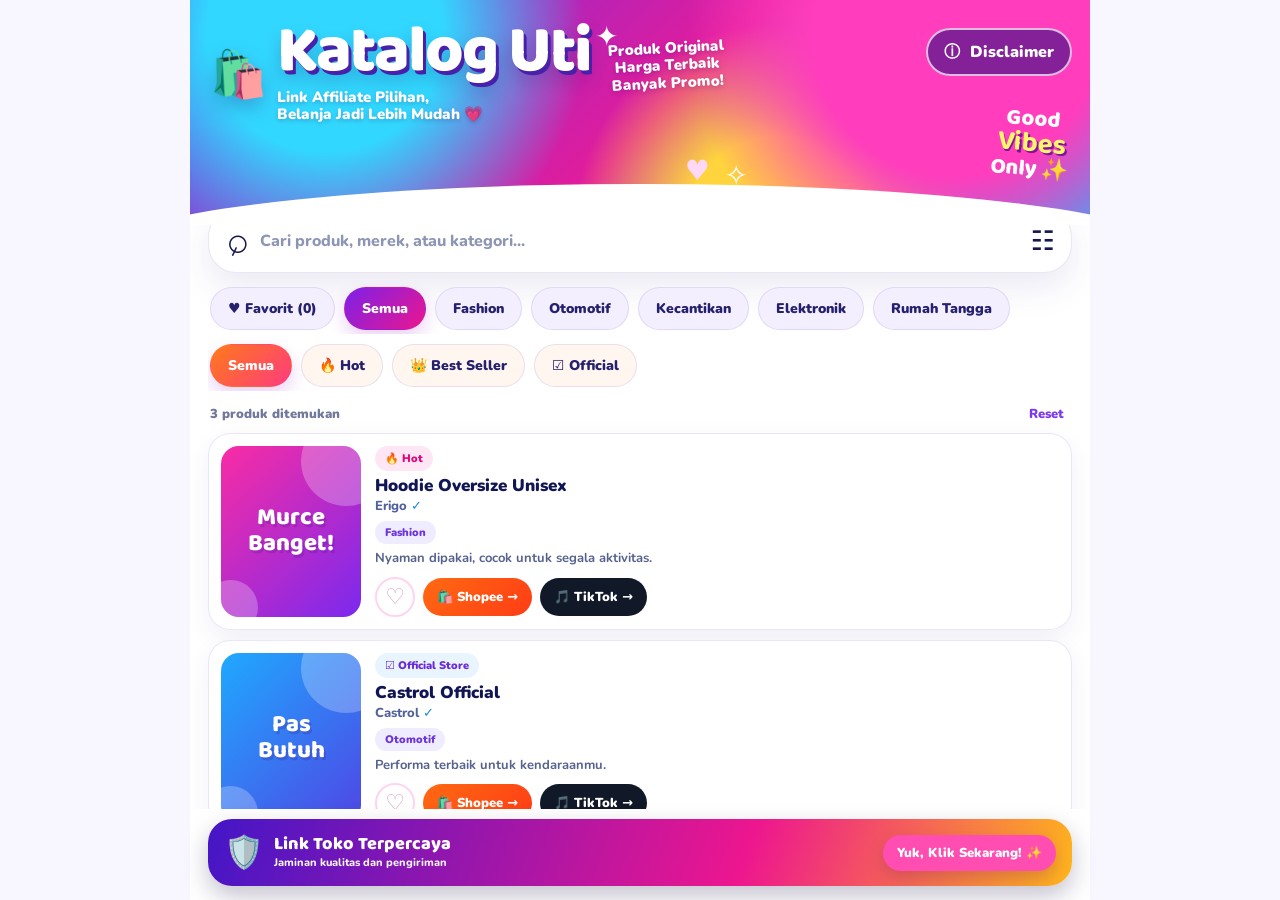
<file: index.html>
<!doctype html>
<html lang="id">
<head>
  <meta charset="utf-8">
  <meta name="viewport" content="width=device-width, initial-scale=1, viewport-fit=cover">
  <meta name="theme-color" content="#7c3aed">
  <meta name="description" content="Katalog Uti - Link affiliate pilihan">
  <title>Katalog Uti</title>
  <link rel="preconnect" href="https://fonts.googleapis.com">
  <link rel="preconnect" href="https://fonts.gstatic.com" crossorigin>
  <link href="https://fonts.googleapis.com/css2?family=Baloo+2:wght@600;700;800&family=Nunito:wght@400;600;700;800;900&display=swap" rel="stylesheet">
  <link rel="stylesheet" href="style.css">
</head>
<body>
  <main class="app-shell">
    <!-- Header / Hero Section -->
    <section class="hero">
      <div class="hero-spark s1">✦</div>
      <div class="hero-spark s2">✧</div>
      <div class="hero-spark s3">♥</div>
      <div class="hero-copy">
        <div class="brand-row">
          <div class="brand-bag">🛍️</div>
          <div>
            <h1>Katalog Uti</h1>
            <p>Link Affiliate Pilihan,<br>Belanja Jadi Lebih Mudah 💗</p>
          </div>
        </div>
        <div class="hero-note">Produk Original<br>Harga Terbaik<br>Banyak Promo!</div>
      </div>
      <button class="disclaimer-btn" id="disclaimerBtn">ⓘ &nbsp;Disclaimer</button>
      <div class="vibes">Good<br><b>Vibes</b><br>Only ✨</div>
    </section>

    <!-- Area Konten Utama (Produk Scrollable) -->
    <section class="content">
      <div class="search-wrap">
        <span class="search-icon">⌕</span>
        <input id="searchInput" type="search" placeholder="Cari produk, merek, atau kategori..." autocomplete="off">
        <button id="clearSearch" class="clear-search" aria-label="Hapus pencarian">×</button>
        <span class="filter-icon">☷</span>
      </div>

      <div class="chips" id="categoryChips"></div>
      <div class="chips badge-chips" id="badgeChips"></div>

      <div class="result-bar">
        <span id="resultCount">Memuat produk…</span>
        <button id="resetFilters" class="reset-btn">Reset</button>
      </div>

      <section id="productList" class="product-list"></section>

      <section id="emptyState" class="empty-state hidden">
        <div>🫣</div>
        <h2>Belum ketemu nih</h2>
        <p>Coba kata pencarian atau kategori lain.</p>
        <button id="emptyReset">Lihat Semua</button>
      </section>
    </section>

    <!-- Footer Fixed / Sticky (Dipisah dari area scroll .content) -->
    <section class="footer-cta">
      <div class="shield">🛡️</div>
      <div>
        <strong>Link Toko Terpercaya</strong>
        <span>Jaminan kualitas dan pengiriman</span>
      </div>
      <button id="footerCta">Yuk, Klik Sekarang! ✨</button>
    </section>
  </main>

  <!-- Modal Disclaimer -->
  <dialog id="disclaimerDialog">
    <div class="modal-head">
      <div class="modal-icon">ⓘ</div>
      <button class="modal-close" id="closeDisclaimer">×</button>
    </div>
    <h2>Disclaimer</h2>
    <div class="modal-copy">
      <p><b>1.</b> Gunakan pencarian dan filter kategori untuk memudahkan pencarian</p>
      <p><b>2.</b> Kami memberikan link yang terpercaya, silakan berbelanja dengan bijak dan pastikan chat dengan toko</p>
    </div>
    <button class="modal-ok" id="modalOk">Mengerti ✨</button>
  </dialog>

  <!-- Notification Toast -->
  <div id="toast" class="toast"></div>

  <!-- Script JS Eksternal -->
  <script src="app.js"></script>
</body>
</html>
</file>
<file: style.css>
:root{
  --ink:#17174f;
  --muted:#66709a;
  --purple:#7c3aed;
  --pink:#ec168f;
  --orange:#ff5a19;
  --blue:#19a7ff;
  --green:#13b978;
  --line:rgba(107,80,190,.14);
  --card:rgba(255,255,255,.86);
  --shadow:0 14px 35px rgba(63,35,135,.10);
}

*{box-sizing:border-box}

html, body {
  margin: 0;
  padding: 0;
  height: 100%;
  overflow: hidden; /* Mengunci scroll utama window */
  background: #f8f7ff;
  color: var(--ink);
  font-family: Nunito, system-ui, sans-serif;
  -webkit-font-smoothing: antialiased;
}

button, input { font: inherit; }
button { cursor: pointer; }

/* Flexbox Layout Shell */
.app-shell {
  max-width: 900px;
  margin: 0 auto;
  height: 100vh;
  height: 100dvh; /* Dynamic Viewport Height untuk HP Modern */
  display: flex;
  flex-direction: column;
  background: #fff;
  position: relative;
}

/* Header/Hero tetap diam di atas */
.hero {
  flex-shrink: 0;
  position: relative;
  overflow: hidden;
  min-height: 225px;
  padding: 25px 20px 24px;
  color: #fff;
  background:
    radial-gradient(circle at 15% 15%, #32d7ff 0 15%, transparent 33%),
    radial-gradient(circle at 85% 15%, #ff3dbd 0 18%, transparent 34%),
    radial-gradient(circle at 65% 100%, #ffd43d 0 14%, transparent 32%),
    linear-gradient(135deg, #6430e9, #e31c9b 52%, #22b7ff);
}
.hero:after {
  content: "";
  position: absolute;
  left: -10%;
  right: -10%;
  bottom: -44px;
  height: 85px;
  background: #fff;
  border-radius: 50% 50% 0 0/80% 80% 0 0;
}
.hero-copy { position: relative; z-index: 2; display: flex; gap: 18px; align-items: flex-start; padding-right: 180px; }
.brand-row { display: flex; gap: 10px; align-items: center; }
.brand-bag { font-size: 46px; filter: drop-shadow(0 8px 10px rgba(52,0,95,.25)); }
h1 {
  margin: 0;
  font: 800 clamp(42px,8vw,66px)/.82 "Baloo 2", cursive;
  letter-spacing: -2px;
  text-shadow: 3px 4px 0 #4820aa, 0 10px 18px rgba(39,0,80,.22);
}
.hero p { margin: 10px 0 0; font-weight: 900; font-size: 15px; line-height: 1.15; text-shadow: 0 2px 4px rgba(39,0,80,.22); }
.hero-note {
  font-weight: 900; font-size: 15px; line-height: 1.15; transform: rotate(-3deg);
  text-align: center; margin-top: 15px; text-shadow: 0 2px 5px rgba(39,0,80,.22);
}
.disclaimer-btn {
  position: absolute; right: 18px; top: 28px; z-index: 3; border: 2px solid rgba(255,255,255,.7);
  color: #fff; background: rgba(57,17,129,.62); backdrop-filter: blur(10px);
  padding: 11px 16px; border-radius: 999px; font-weight: 900;
}
.vibes { position: absolute; right: 20px; bottom: 45px; z-index: 3; text-align: center; font: 800 22px/1 "Baloo 2"; transform: rotate(5deg); }
.vibes b { font-size: 28px; color: #fff56a; text-shadow: 2px 2px 0 #7c159c; }
.hero-spark { position: absolute; font-size: 28px; z-index: 1; }
.s1 { left: 45%; top: 18px; }
.s2 { right: 38%; bottom: 30px; }
.s3 { left: 55%; bottom: 35px; color: #ffd8f5; }

/* Area Konten Utama (Scrollable secara mandiri) */
.content {
  flex: 1;
  overflow-y: auto;
  padding: 0 18px 20px;
  position: relative;
  z-index: 4;
  -webkit-overflow-scrolling: touch;
}

.search-wrap {
  margin-top: -16px; background: #fff; border: 1px solid var(--line); border-radius: 28px;
  box-shadow: var(--shadow); height: 64px; display: flex; align-items: center; padding: 0 16px; gap: 10px;
}
.search-icon { font-size: 38px; line-height: 0; transform: rotate(-20deg); }
.search-wrap input { border: 0; outline: 0; flex: 1; min-width: 0; color: var(--ink); font-size: 16px; font-weight: 800; background: transparent; }
.search-wrap input::placeholder { color: #8d95b5; }
.clear-search { display: none; border: 0; background: #eeeafb; width: 30px; height: 30px; border-radius: 50%; font-size: 22px; color: #62688d; }
.filter-icon { font-size: 27px; font-weight: 900; }

.chips { display: flex; gap: 9px; overflow-x: auto; padding: 14px 2px 4px; scrollbar-width: none; }
.chips::-webkit-scrollbar { display: none; }
.chip {
  white-space: nowrap; border: 1px solid var(--line); background: #f4efff; color: #26216d;
  border-radius: 999px; padding: 11px 17px; font-weight: 900; font-size: 14px; transition: .18s;
}
.chip.active { background: linear-gradient(135deg, #7c21e8, #ec168f); color: #fff; border-color: transparent; box-shadow: 0 8px 18px rgba(148,29,204,.2); }
.chip.fav.active { background: linear-gradient(135deg, #ec168f, #ff42ad); }
.badge-chips { padding-top: 10px; }
.badge-chip { background: #fff7ef; }
.badge-chip.active { background: linear-gradient(135deg, #ff7a19, #ff3b7e); }

.result-bar { display: flex; justify-content: space-between; align-items: center; margin: 13px 2px 9px; color: #71789c; font-weight: 900; font-size: 13px; }
.reset-btn { border: 0; background: transparent; color: #7c3aed; font-weight: 900; }

.product-list { display: grid; gap: 10px; }

/* Produk Card Layout */
.product-card {
  display: grid; grid-template-columns: 140px 1fr; gap: 14px; align-items: center;
  border: 1px solid var(--line); border-radius: 22px; padding: 12px; background: var(--card);
  box-shadow: 0 9px 25px rgba(65,36,128,.07); overflow: hidden;
}
.callout {
  min-height: 120px; height: 100%; border-radius: 18px; display: flex; align-items: center; justify-content: center;
  text-align: center; padding: 12px; position: relative; overflow: hidden;
  font: 800 24px/1.1 "Baloo 2"; color: #fff; text-shadow: 2px 3px 0 rgba(62,17,125,.2);
}
.callout:before, .callout:after { content: ""; position: absolute; border-radius: 50%; background: rgba(255,255,255,.25); }
.callout:before { width: 90px; height: 90px; right: -30px; top: -30px; }
.callout:after { width: 55px; height: 55px; left: -18px; bottom: -18px; }
.callout span { position: relative; z-index: 2; max-width: 95%; }

.tone-0 { background: linear-gradient(135deg, #f92ca4, #7b29ee); }
.tone-1 { background: linear-gradient(135deg, #10c789, #23b8e9); }
.tone-2 { background: linear-gradient(135deg, #8b5cf6, #3b82f6); }
.tone-3 { background: linear-gradient(135deg, #ffc61a, #ff7a18); }
.tone-4 { background: linear-gradient(135deg, #1fa9ff, #4f46e5); }
.tone-5 { background: linear-gradient(135deg, #ec4899, #fb7185); }
.tone-6 { background: linear-gradient(135deg, #a855f7, #ec4899); }

.card-main { min-width: 0; }
.topline { display: flex; gap: 7px; align-items: center; flex-wrap: wrap; }
.badge {
  display: inline-flex; align-items: center; gap: 5px; border-radius: 999px; padding: 5px 10px;
  font-size: 11px; font-weight: 900; background: #f0eaff; color: #6d28d9;
}
.badge.hot { background: #ffe6f4; color: #df087b; }
.badge.best { background: #e5fff4; color: #07895b; }
.badge.new { background: #eeeaff; color: #5d31e8; }
.badge.choice { background: #fff1df; color: #e36b00; }
.badge.official { background: #e8f5ff; color: #078d8; }

.product-title { margin: 5px 0 1px; font-size: 17px; line-height: 1.2; font-weight: 900; color: #111553; }
.brand { font-weight: 800; color: #52619b; font-size: 13px; }
.brand:after { content: " ✓"; color: #168ce4; font-weight: 900; }
.category { display: inline-block; margin: 6px 0; padding: 4px 10px; border-radius: 999px; background: #f0ecff; color: #6c35d9; font-size: 11px; font-weight: 900; }
.description { margin: 0; color: #56628e; font-size: 13px; line-height: 1.25; font-weight: 700; }

.card-actions { display: flex; gap: 8px; align-items: center; margin-top: 10px; flex-wrap: wrap; }
.fav-btn {
  width: 40px; height: 40px; border-radius: 50%; border: 2px solid #ffd5ed; background: #fff; color: #d8a0c0;
  font-size: 22px; display: grid; place-items: center; flex: 0 0 auto;
}
.fav-btn.active { color: #ec168f; background: #fff0f8; border-color: #ff9bd0; }
.store-btn {
  border: 0; border-radius: 999px; padding: 10px 14px; font-weight: 900; color: #fff;
  text-decoration: none; display: inline-flex; align-items: center; gap: 7px; justify-content: center; min-width: 100px; font-size: 13px;
}
.shopee { background: linear-gradient(135deg, #ff6a12, #ff3c16); }
.tiktok { background: #111827; }
.store-btn.disabled { opacity: .35; pointer-events: none; }

/* Sticky / Floating Footer CTA Layer */
.footer-cta {
  flex-shrink: 0;
  margin: 10px 18px 14px;
  border-radius: 24px;
  padding: 12px 16px;
  display: grid;
  grid-template-columns: 40px 1fr auto;
  gap: 10px;
  align-items: center;
  color: #fff;
  overflow: hidden;
  background: linear-gradient(110deg, #4316c7, #ed168f 62%, #ffb71b);
  box-shadow: 0 10px 25px rgba(23, 10, 60, 0.25);
  z-index: 10;
}
.shield { font-size: 32px; display: flex; align-items: center; justify-content: center; }
.footer-cta strong { display: block; font: 800 18px/1 "Baloo 2"; }
.footer-cta span { display: block; font-size: 11px; font-weight: 800; margin-top: 2px; opacity: 0.95; }
.footer-cta button {
  border: 0; border-radius: 999px; background: #ff4db2; color: #fff; padding: 9px 14px;
  font-size: 13px; font-weight: 900; box-shadow: 0 7px 18px rgba(74,0,90,.2); white-space: nowrap;
}

.empty-state { text-align: center; padding: 50px 20px; color: #66709a; }
.empty-state > div { font-size: 55px; }
.empty-state h2 { margin: 8px 0 4px; color: var(--ink); }
.empty-state p { margin: 0 0 15px; }
.empty-state button { border: 0; background: #7c3aed; color: #fff; padding: 12px 18px; border-radius: 999px; font-weight: 900; }
.hidden { display: none !important; }

dialog { width: min(92vw, 480px); border: 0; border-radius: 28px; padding: 22px; background: #fff; color: var(--ink); box-shadow: 0 25px 80px rgba(20,0,70,.3); }
dialog::backdrop { background: rgba(23,10,60,.55); backdrop-filter: blur(5px); }
.modal-head { display: flex; justify-content: space-between; align-items: center; }
.modal-icon { font-size: 35px; }
.modal-close { border: 0; background: #f2eff9; border-radius: 50%; width: 36px; height: 36px; font-size: 23px; }
dialog h2 { font: 800 30px "Baloo 2"; margin: 5px 0 10px; }
.modal-copy { color: #5c668e; font-weight: 700; line-height: 1.45; }
.modal-copy p { background: #f8f5ff; padding: 13px; border-radius: 15px; }
.modal-ok { width: 100%; border: 0; border-radius: 16px; padding: 13px; background: linear-gradient(135deg, #7c3aed, #ec168f); color: #fff; font-weight: 900; }

.toast { position: fixed; left: 50%; bottom: 22px; transform: translate(-50%, 120px); background: #17174f; color: #fff; padding: 12px 17px; border-radius: 999px; font-weight: 900; z-index: 100; transition: .25s; box-shadow: 0 12px 30px rgba(0,0,0,.18); }
.toast.show { transform: translate(-50%, 0); }

/* Responsif untuk Layar Ponsel */
@media(max-width: 650px) {
  .hero { min-height: 200px; padding: 20px 16px 24px; }
  .hero-copy { padding-right: 0; display: block; }
  .brand-bag { font-size: 36px; }
  h1 { font-size: 42px; }
  .hero-note { display: none; }
  .disclaimer-btn { top: 16px; right: 12px; padding: 8px 12px; font-size: 12px; }
  .vibes { right: 16px; bottom: 35px; font-size: 16px; }
  .vibes b { font-size: 20px; }
  
  .product-card { grid-template-columns: 100px 1fr; gap: 10px; padding: 10px; }
  .callout { min-height: 100px; font-size: 20px; }
  .product-title { font-size: 15px; }
  .store-btn { padding: 8px 12px; min-width: 85px; font-size: 12px; }
  .fav-btn { width: 36px; height: 36px; font-size: 18px; }
  
  .footer-cta { grid-template-columns: 34px 1fr auto; padding: 10px 12px; margin: 8px 12px 12px; }
  .footer-cta strong { font-size: 15px; }
  .footer-cta span { font-size: 10px; }
  .footer-cta button { padding: 7px 12px; font-size: 11px; }
}

@media(max-width: 380px) {
  .product-card { grid-template-columns: 85px 1fr; }
  .callout { font-size: 17px; }
  .store-btn { min-width: 0; padding: 8px 10px; }
  .product-title { font-size: 14px; }
}
</file>
